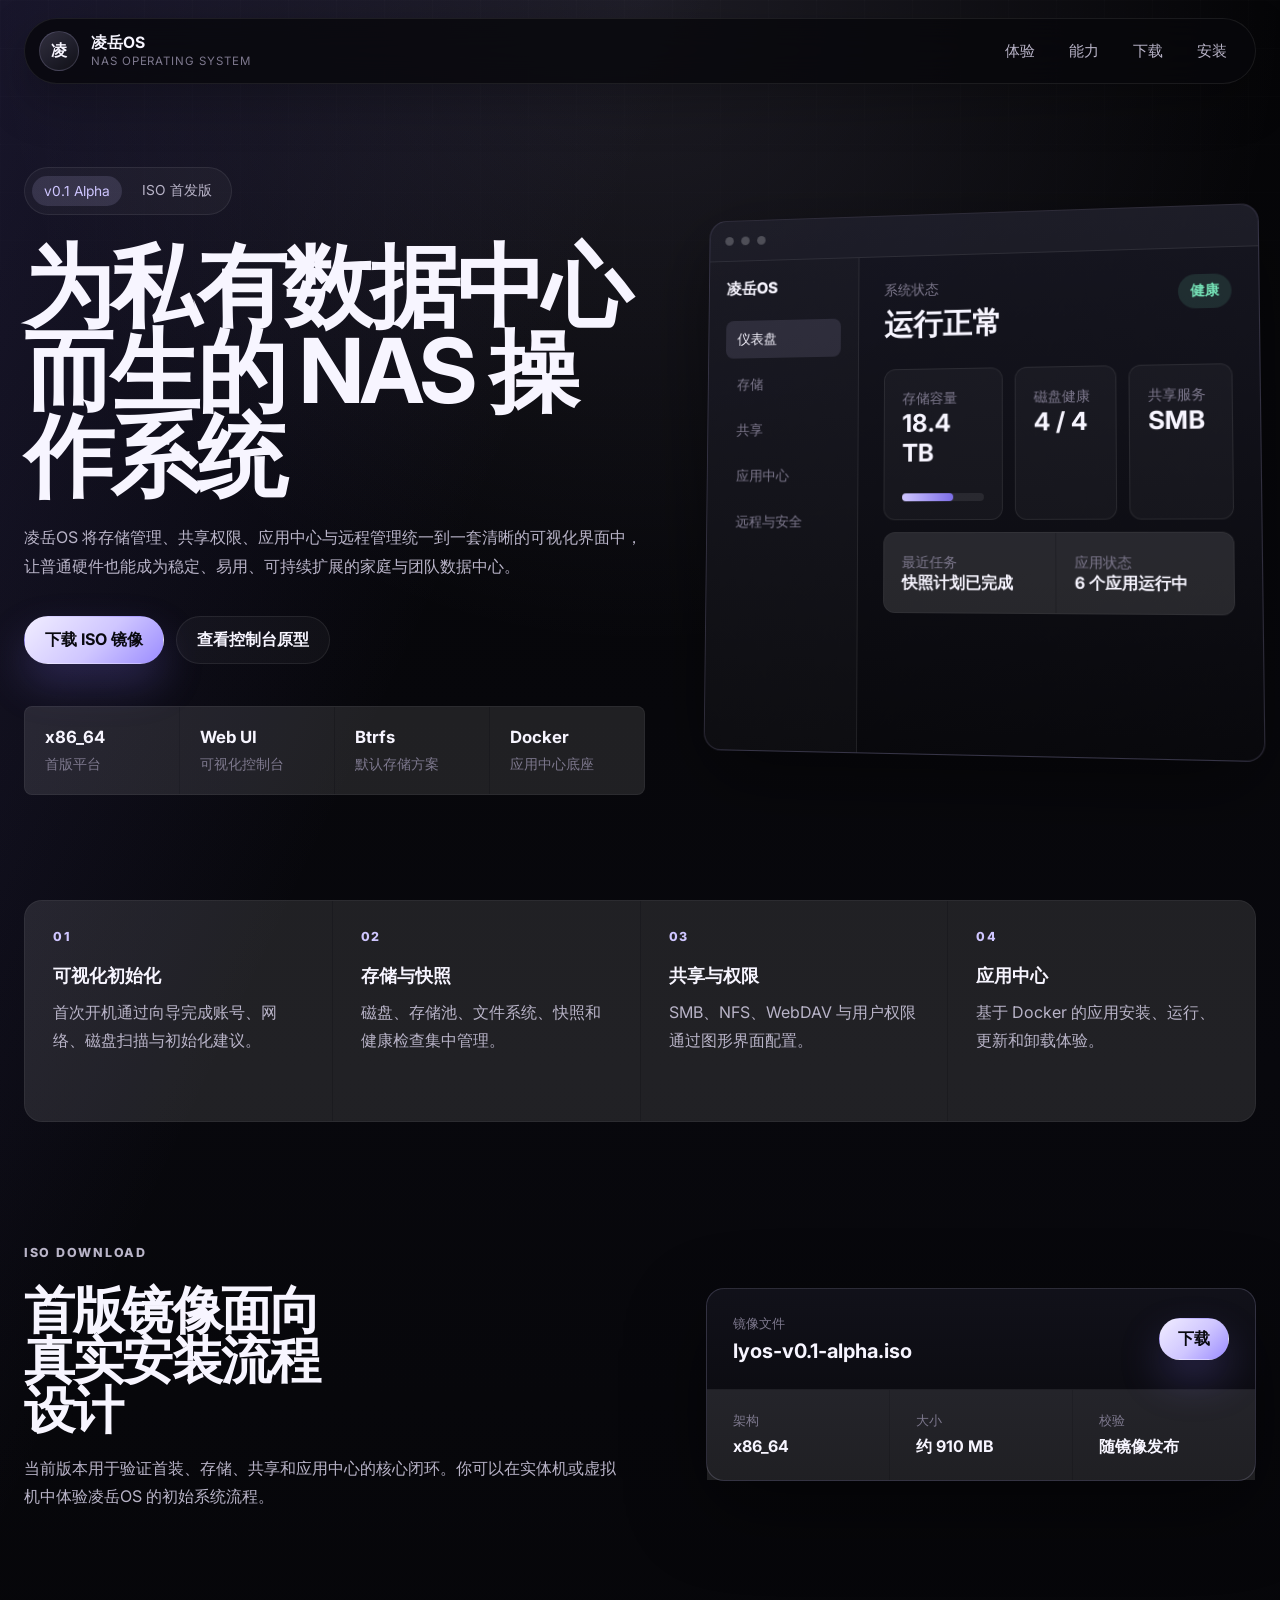
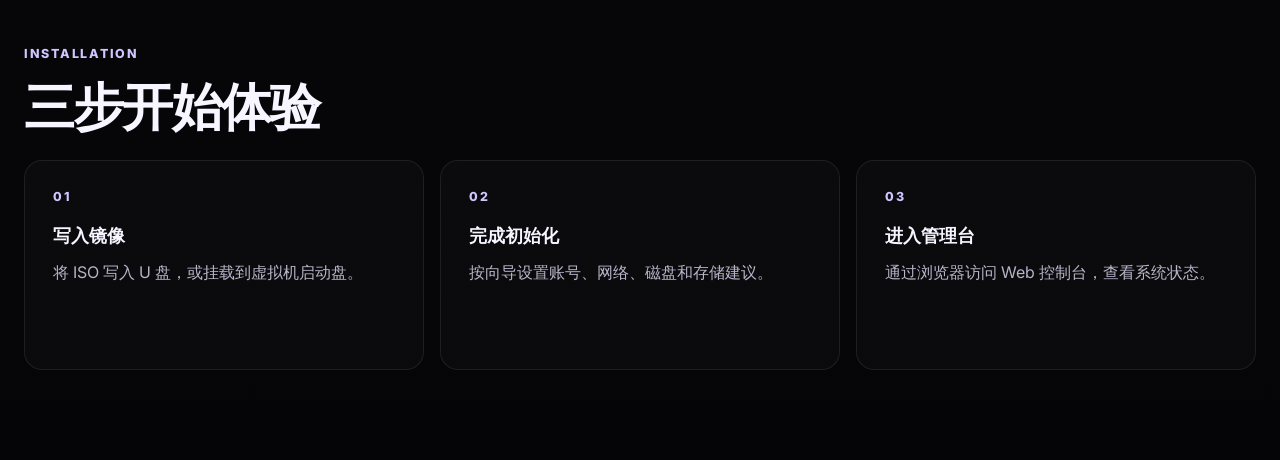
<file: index.html>
<!DOCTYPE html>
<html lang="zh-CN">
<head>
  <meta charset="UTF-8" />
  <meta name="viewport" content="width=device-width, initial-scale=1.0" />
  <title>凌岳OS - NAS 操作系统</title>
  <meta name="description" content="凌岳OS 是一套面向家庭、极客与小团队的可视化 NAS 操作系统，首版以 ISO 方式交付。" />
  <link rel="preconnect" href="https://fonts.googleapis.com" />
  <link rel="preconnect" href="https://fonts.gstatic.com" crossorigin />
  <link href="https://fonts.googleapis.com/css2?family=Inter:wght@400;500;600;700;800&display=swap" rel="stylesheet" />
  <link rel="stylesheet" href="styles.css" />
</head>
<body>
  <header class="site-header">
    <a class="brand" href="#top" aria-label="凌岳OS 首页">
      <span class="brand-mark">凌</span>
      <span class="brand-text">
        <strong>凌岳OS</strong>
        <small>NAS Operating System</small>
      </span>
    </a>

    <nav class="site-nav" aria-label="页面导航">
      <a href="#experience">体验</a>
      <a href="#features">能力</a>
      <a href="#download">下载</a>
      <a href="#install">安装</a>
    </nav>
  </header>

  <main id="top">
    <section class="hero-section">
      <div class="hero-content">
        <div class="release-badge">
          <span>v0.1 Alpha</span>
          <span>ISO 首发版</span>
        </div>

        <h1>为私有数据中心而生的 NAS 操作系统</h1>
        <p class="hero-lead">
          凌岳OS 将存储管理、共享权限、应用中心与远程管理统一到一套清晰的可视化界面中，
          让普通硬件也能成为稳定、易用、可持续扩展的家庭与团队数据中心。
        </p>

        <div class="hero-actions">
          <a class="button primary" href="#download">下载 ISO 镜像</a>
          <a class="button ghost" href="console.html">查看控制台原型</a>
        </div>

        <div class="hero-stats" aria-label="系统摘要">
          <div>
            <strong>x86_64</strong>
            <span>首版平台</span>
          </div>
          <div>
            <strong>Web UI</strong>
            <span>可视化控制台</span>
          </div>
          <div>
            <strong>Btrfs</strong>
            <span>默认存储方案</span>
          </div>
          <div>
            <strong>Docker</strong>
            <span>应用中心底座</span>
          </div>
        </div>
      </div>

      <div class="product-preview" id="experience" aria-label="凌岳OS 管理台预览">
        <div class="preview-window">
          <div class="window-bar">
            <span></span>
            <span></span>
            <span></span>
          </div>

          <div class="console-layout">
            <aside class="console-sidebar">
              <div class="sidebar-title">凌岳OS</div>
              <span class="active">仪表盘</span>
              <span>存储</span>
              <span>共享</span>
              <span>应用中心</span>
              <span>远程与安全</span>
            </aside>

            <section class="console-main">
              <div class="console-topline">
                <div>
                  <p>系统状态</p>
                  <h2>运行正常</h2>
                </div>
                <span class="status-ok">健康</span>
              </div>

              <div class="metric-grid">
                <div class="metric-card large">
                  <span>存储容量</span>
                  <strong>18.4 TB</strong>
                  <div class="capacity-bar"><i></i></div>
                </div>
                <div class="metric-card">
                  <span>磁盘健康</span>
                  <strong>4 / 4</strong>
                </div>
                <div class="metric-card">
                  <span>共享服务</span>
                  <strong>SMB</strong>
                </div>
              </div>

              <div class="task-panel">
                <div>
                  <span>最近任务</span>
                  <strong>快照计划已完成</strong>
                </div>
                <div>
                  <span>应用状态</span>
                  <strong>6 个应用运行中</strong>
                </div>
              </div>
            </section>
          </div>
        </div>
      </div>
    </section>

    <section class="feature-band" id="features" aria-label="核心能力">
      <article>
        <span>01</span>
        <h3>可视化初始化</h3>
        <p>首次开机通过向导完成账号、网络、磁盘扫描与初始化建议。</p>
      </article>
      <article>
        <span>02</span>
        <h3>存储与快照</h3>
        <p>磁盘、存储池、文件系统、快照和健康检查集中管理。</p>
      </article>
      <article>
        <span>03</span>
        <h3>共享与权限</h3>
        <p>SMB、NFS、WebDAV 与用户权限通过图形界面配置。</p>
      </article>
      <article>
        <span>04</span>
        <h3>应用中心</h3>
        <p>基于 Docker 的应用安装、运行、更新和卸载体验。</p>
      </article>
    </section>

    <section class="download-section" id="download">
      <div class="download-copy">
        <p class="section-kicker">ISO Download</p>
        <h2>首版镜像面向真实安装流程设计</h2>
        <p>
          当前版本用于验证首装、存储、共享和应用中心的核心闭环。你可以在实体机或虚拟机中体验凌岳OS 的初始系统流程。
        </p>
      </div>

      <div class="download-panel">
        <div class="file-row">
          <div>
            <span>镜像文件</span>
            <strong>lyos-v0.1-alpha.iso</strong>
          </div>
          <a class="button primary compact" href="https://github.com/Mrliang-yuyu/nasos/releases/download/v0.1-alpha/lyos-v0.1-alpha.iso" download>下载</a>
        </div>
        <dl class="file-meta">
          <div><dt>架构</dt><dd>x86_64</dd></div>
          <div><dt>大小</dt><dd>约 910 MB</dd></div>
          <div><dt>校验</dt><dd>随镜像发布</dd></div>
        </dl>
      </div>
    </section>

    <section class="install-section" id="install">
      <div class="section-heading">
        <p class="section-kicker">Installation</p>
        <h2>三步开始体验</h2>
      </div>

      <div class="install-steps">
        <article>
          <span>01</span>
          <h3>写入镜像</h3>
          <p>将 ISO 写入 U 盘，或挂载到虚拟机启动盘。</p>
        </article>
        <article>
          <span>02</span>
          <h3>完成初始化</h3>
          <p>按向导设置账号、网络、磁盘和存储建议。</p>
        </article>
        <article>
          <span>03</span>
          <h3>进入管理台</h3>
          <p>通过浏览器访问 Web 控制台，查看系统状态。</p>
        </article>
      </div>
    </section>
  </main>
</body>
</html>
</file>
<file: styles.css>
:root {
  color-scheme: dark;
  --bg: #050507;
  --surface: #0b0b10;
  --surface-2: #111119;
  --surface-3: #171622;
  --line: rgba(255, 255, 255, 0.08);
  --line-strong: rgba(211, 204, 255, 0.18);
  --text: #f7f5ff;
  --muted: #b9b4c8;
  --faint: #7d788d;
  --accent: #cfc6ff;
  --accent-deep: #7d6ee8;
  --success: #76e4b8;
  --radius: 8px;
  --max: 1440px;
  --shadow: 0 28px 80px rgba(0, 0, 0, 0.45);
}

* {
  box-sizing: border-box;
}

html {
  scroll-behavior: smooth;
}

body {
  margin: 0;
  min-height: 100vh;
  font-family: Inter, -apple-system, BlinkMacSystemFont, "Segoe UI", sans-serif;
  background:
    linear-gradient(115deg, rgba(125, 110, 232, 0.16), transparent 32%),
    radial-gradient(circle at 50% 0%, rgba(207, 198, 255, 0.12), transparent 30%),
    linear-gradient(180deg, #050507 0%, #08080d 52%, #050507 100%);
  color: var(--text);
}

body::before {
  content: "";
  position: fixed;
  inset: 0;
  pointer-events: none;
  background-image:
    linear-gradient(rgba(255, 255, 255, 0.025) 1px, transparent 1px),
    linear-gradient(90deg, rgba(255, 255, 255, 0.025) 1px, transparent 1px);
  background-size: 48px 48px;
  mask-image: linear-gradient(to bottom, rgba(0, 0, 0, 0.55), transparent 55%);
}

a {
  color: inherit;
  text-decoration: none;
}

.site-header {
  position: fixed;
  top: 18px;
  left: 50%;
  z-index: 20;
  width: min(var(--max), calc(100% - 48px));
  transform: translateX(-50%);
  display: flex;
  align-items: center;
  justify-content: space-between;
  gap: 24px;
  padding: 12px 14px;
  border: 1px solid var(--line);
  border-radius: 999px;
  background: rgba(7, 7, 11, 0.78);
  backdrop-filter: blur(18px);
  box-shadow: 0 18px 48px rgba(0, 0, 0, 0.25);
}

.brand {
  display: inline-flex;
  align-items: center;
  gap: 12px;
  min-width: 0;
}

.brand-mark {
  width: 40px;
  height: 40px;
  display: grid;
  place-items: center;
  border: 1px solid var(--line-strong);
  border-radius: 50%;
  background: linear-gradient(145deg, rgba(207, 198, 255, 0.2), rgba(255, 255, 255, 0.03));
  font-weight: 800;
}

.brand-text {
  display: grid;
  line-height: 1.05;
}

.brand-text strong {
  font-size: 0.98rem;
}

.brand-text small {
  margin-top: 4px;
  color: var(--faint);
  font-size: 0.72rem;
  letter-spacing: 0.08em;
  text-transform: uppercase;
}

.site-nav {
  display: flex;
  align-items: center;
  gap: 6px;
  color: var(--muted);
  font-size: 0.92rem;
}

.site-nav a {
  padding: 10px 14px;
  border-radius: 999px;
  transition: background 160ms ease, color 160ms ease;
}

.site-nav a:hover,
.site-nav a:focus-visible {
  background: rgba(255, 255, 255, 0.06);
  color: var(--text);
  outline: none;
}

main {
  position: relative;
  z-index: 1;
}

.hero-section {
  width: min(var(--max), calc(100% - 48px));
  min-height: 100vh;
  margin: 0 auto;
  padding: 138px 0 76px;
  display: grid;
  grid-template-columns: minmax(0, 1fr) minmax(480px, 0.9fr);
  gap: clamp(32px, 4vw, 72px);
  align-items: center;
}

.hero-content {
  max-width: 850px;
}

.release-badge {
  width: fit-content;
  display: inline-flex;
  align-items: center;
  gap: 8px;
  padding: 7px;
  border: 1px solid var(--line);
  border-radius: 999px;
  background: rgba(255, 255, 255, 0.035);
  color: var(--muted);
  font-size: 0.86rem;
}

.release-badge span {
  padding: 7px 12px;
  border-radius: 999px;
}

.release-badge span:first-child {
  background: rgba(207, 198, 255, 0.14);
  color: var(--accent);
}

h1,
h2,
h3,
p {
  margin-top: 0;
}

h1 {
  max-width: 12ch;
  margin: 28px 0 24px;
  font-size: clamp(3.6rem, 7vw, 7.8rem);
  line-height: 0.95;
  letter-spacing: -0.04em;
}

.hero-lead {
  max-width: 680px;
  margin-bottom: 34px;
  color: var(--muted);
  font-size: clamp(1rem, 1.25vw, 1.18rem);
  line-height: 1.85;
}

.hero-actions {
  display: flex;
  flex-wrap: wrap;
  gap: 12px;
  margin-bottom: 42px;
}

.button {
  display: inline-flex;
  align-items: center;
  justify-content: center;
  min-height: 48px;
  padding: 0 20px;
  border-radius: 999px;
  border: 1px solid var(--line);
  font-weight: 700;
  transition: transform 160ms ease, background 160ms ease, border-color 160ms ease;
}

.button:hover {
  transform: translateY(-1px);
}

.button.primary {
  color: #09090f;
  border-color: transparent;
  background: linear-gradient(135deg, #f1edff, #cfc6ff 54%, #9b8cff);
  box-shadow: 0 20px 42px rgba(125, 110, 232, 0.26);
}

.button.ghost {
  color: var(--text);
  background: rgba(255, 255, 255, 0.035);
}

.button.compact {
  min-height: 42px;
  padding: 0 18px;
}

.hero-stats {
  display: grid;
  grid-template-columns: repeat(4, minmax(0, 1fr));
  gap: 1px;
  overflow: hidden;
  border: 1px solid var(--line);
  border-radius: var(--radius);
  background: var(--line);
}

.hero-stats div {
  padding: 20px;
  background: rgba(255, 255, 255, 0.025);
}

.hero-stats strong,
.hero-stats span {
  display: block;
}

.hero-stats strong {
  margin-bottom: 8px;
  font-size: 1.05rem;
}

.hero-stats span {
  color: var(--faint);
  font-size: 0.88rem;
}

.product-preview {
  perspective: 1200px;
}

.preview-window {
  overflow: hidden;
  border: 1px solid rgba(207, 198, 255, 0.18);
  border-radius: 18px;
  background: linear-gradient(180deg, rgba(22, 22, 33, 0.95), rgba(8, 8, 12, 0.95));
  box-shadow: var(--shadow);
  transform: rotateX(3deg) rotateY(-7deg);
  transform-origin: center;
}

.window-bar {
  height: 42px;
  display: flex;
  align-items: center;
  gap: 8px;
  padding: 0 16px;
  border-bottom: 1px solid var(--line);
  background: rgba(255, 255, 255, 0.03);
}

.window-bar span {
  width: 9px;
  height: 9px;
  border-radius: 50%;
  background: rgba(255, 255, 255, 0.22);
}

.console-layout {
  display: grid;
  grid-template-columns: 158px minmax(0, 1fr);
  min-height: 500px;
}

.console-sidebar {
  padding: 18px;
  border-right: 1px solid var(--line);
  background: rgba(255, 255, 255, 0.018);
}

.sidebar-title {
  margin-bottom: 22px;
  font-weight: 800;
}

.console-sidebar span {
  display: block;
  margin-bottom: 8px;
  padding: 10px 12px;
  border-radius: 8px;
  color: var(--faint);
  font-size: 0.9rem;
}

.console-sidebar .active {
  color: var(--text);
  background: rgba(207, 198, 255, 0.12);
}

.console-main {
  padding: 26px;
}

.console-topline {
  display: flex;
  align-items: flex-start;
  justify-content: space-between;
  gap: 18px;
  margin-bottom: 24px;
}

.console-topline p,
.metric-card span,
.task-panel span {
  margin: 0 0 6px;
  color: var(--faint);
  font-size: 0.86rem;
}

.console-topline h2 {
  margin: 0;
  font-size: 1.9rem;
}

.status-ok {
  padding: 8px 12px;
  border-radius: 999px;
  background: rgba(118, 228, 184, 0.12);
  color: var(--success);
  font-size: 0.86rem;
  font-weight: 700;
}

.metric-grid {
  display: grid;
  grid-template-columns: 1.2fr 1fr 1fr;
  gap: 12px;
  margin-bottom: 12px;
}

.metric-card,
.task-panel {
  border: 1px solid var(--line);
  border-radius: 12px;
  background: rgba(255, 255, 255, 0.035);
}

.metric-card {
  min-height: 132px;
  padding: 18px;
}

.metric-card strong {
  display: block;
  font-size: 1.55rem;
}

.capacity-bar {
  height: 8px;
  margin-top: 26px;
  border-radius: 999px;
  background: rgba(255, 255, 255, 0.08);
}

.capacity-bar i {
  display: block;
  width: 62%;
  height: 100%;
  border-radius: inherit;
  background: linear-gradient(90deg, var(--accent), var(--accent-deep));
}

.task-panel {
  display: grid;
  grid-template-columns: 1fr 1fr;
  gap: 1px;
  overflow: hidden;
  background: var(--line);
}

.task-panel div {
  padding: 18px;
  background: rgba(255, 255, 255, 0.035);
}

.task-panel strong {
  display: block;
  font-size: 1rem;
}

.feature-band,
.download-section,
.install-section {
  width: min(var(--max), calc(100% - 48px));
  margin: 0 auto;
}

.feature-band {
  display: grid;
  grid-template-columns: repeat(4, minmax(0, 1fr));
  gap: 1px;
  overflow: hidden;
  border: 1px solid var(--line);
  border-radius: 18px;
  background: var(--line);
}

.feature-band article {
  min-height: 220px;
  padding: 28px;
  background: rgba(255, 255, 255, 0.025);
}

.feature-band span,
.install-steps span,
.section-kicker {
  display: block;
  margin-bottom: 20px;
  color: var(--accent);
  font-size: 0.78rem;
  font-weight: 800;
  letter-spacing: 0.14em;
  text-transform: uppercase;
}

.feature-band h3,
.install-steps h3 {
  margin-bottom: 10px;
  font-size: 1.12rem;
}

.feature-band p,
.install-steps p,
.download-copy p {
  color: var(--muted);
  line-height: 1.75;
}

.download-section {
  display: grid;
  grid-template-columns: minmax(0, 0.9fr) minmax(420px, 0.8fr);
  gap: clamp(28px, 5vw, 90px);
  align-items: center;
  padding: 120px 0;
}

.download-copy h2,
.section-heading h2 {
  max-width: 10ch;
  margin-bottom: 20px;
  font-size: clamp(2.3rem, 4vw, 4.5rem);
  line-height: 0.98;
  letter-spacing: -0.035em;
}

.download-copy p {
  max-width: 600px;
}

.download-panel {
  border: 1px solid var(--line-strong);
  border-radius: 18px;
  background: linear-gradient(180deg, rgba(18, 18, 27, 0.95), rgba(8, 8, 12, 0.95));
  box-shadow: var(--shadow);
}

.file-row {
  display: flex;
  align-items: center;
  justify-content: space-between;
  gap: 18px;
  padding: 26px;
  border-bottom: 1px solid var(--line);
}

.file-row span,
.file-meta dt {
  display: block;
  margin-bottom: 6px;
  color: var(--faint);
  font-size: 0.84rem;
}

.file-row strong {
  display: block;
  font-size: 1.25rem;
}

.file-meta {
  display: grid;
  grid-template-columns: repeat(3, minmax(0, 1fr));
  gap: 1px;
  margin: 0;
  background: var(--line);
}

.file-meta div {
  padding: 22px 26px;
  background: rgba(255, 255, 255, 0.025);
}

.file-meta dd {
  margin: 0;
  font-weight: 700;
}

.install-section {
  padding: 0 0 90px;
}

.section-heading {
  margin-bottom: 28px;
}

.install-steps {
  display: grid;
  grid-template-columns: repeat(3, minmax(0, 1fr));
  gap: 16px;
}

.install-steps article {
  min-height: 210px;
  padding: 28px;
  border: 1px solid var(--line);
  border-radius: 18px;
  background: rgba(255, 255, 255, 0.025);
}

.hero-content,
.product-preview,
.feature-band,
.download-section,
.install-section {
  animation: rise-in 520ms ease both;
}

.product-preview {
  animation-delay: 90ms;
}

@keyframes rise-in {
  from {
    opacity: 0;
    transform: translateY(16px);
  }
  to {
    opacity: 1;
    transform: translateY(0);
  }
}

@media (max-width: 1180px) {
  .hero-section,
  .download-section {
    grid-template-columns: 1fr;
  }

  .hero-content {
    max-width: 980px;
  }

  h1 {
    max-width: 14ch;
  }

  .preview-window {
    transform: none;
  }

  .feature-band {
    grid-template-columns: repeat(2, minmax(0, 1fr));
  }
}

@media (max-width: 780px) {
  .site-header,
  .hero-section,
  .feature-band,
  .download-section,
  .install-section {
    width: min(100% - 24px, var(--max));
  }

  .site-header {
    position: static;
    transform: none;
    margin: 14px auto 0;
    border-radius: 18px;
    flex-direction: column;
    align-items: stretch;
  }

  .site-nav {
    justify-content: space-between;
    overflow-x: auto;
  }

  .hero-section {
    min-height: auto;
    padding: 52px 0 48px;
  }

  h1 {
    max-width: 11ch;
    font-size: clamp(3rem, 17vw, 4.8rem);
  }

  .hero-stats,
  .metric-grid,
  .task-panel,
  .feature-band,
  .file-meta,
  .install-steps {
    grid-template-columns: 1fr;
  }

  .console-layout {
    grid-template-columns: 1fr;
  }

  .console-sidebar {
    display: none;
  }

  .download-section {
    padding: 72px 0;
  }

  .file-row {
    align-items: flex-start;
    flex-direction: column;
  }
}

@media (prefers-reduced-motion: reduce) {
  html {
    scroll-behavior: auto;
  }

  *,
  *::before,
  *::after {
    animation: none !important;
    transition: none !important;
  }
}
</file>
